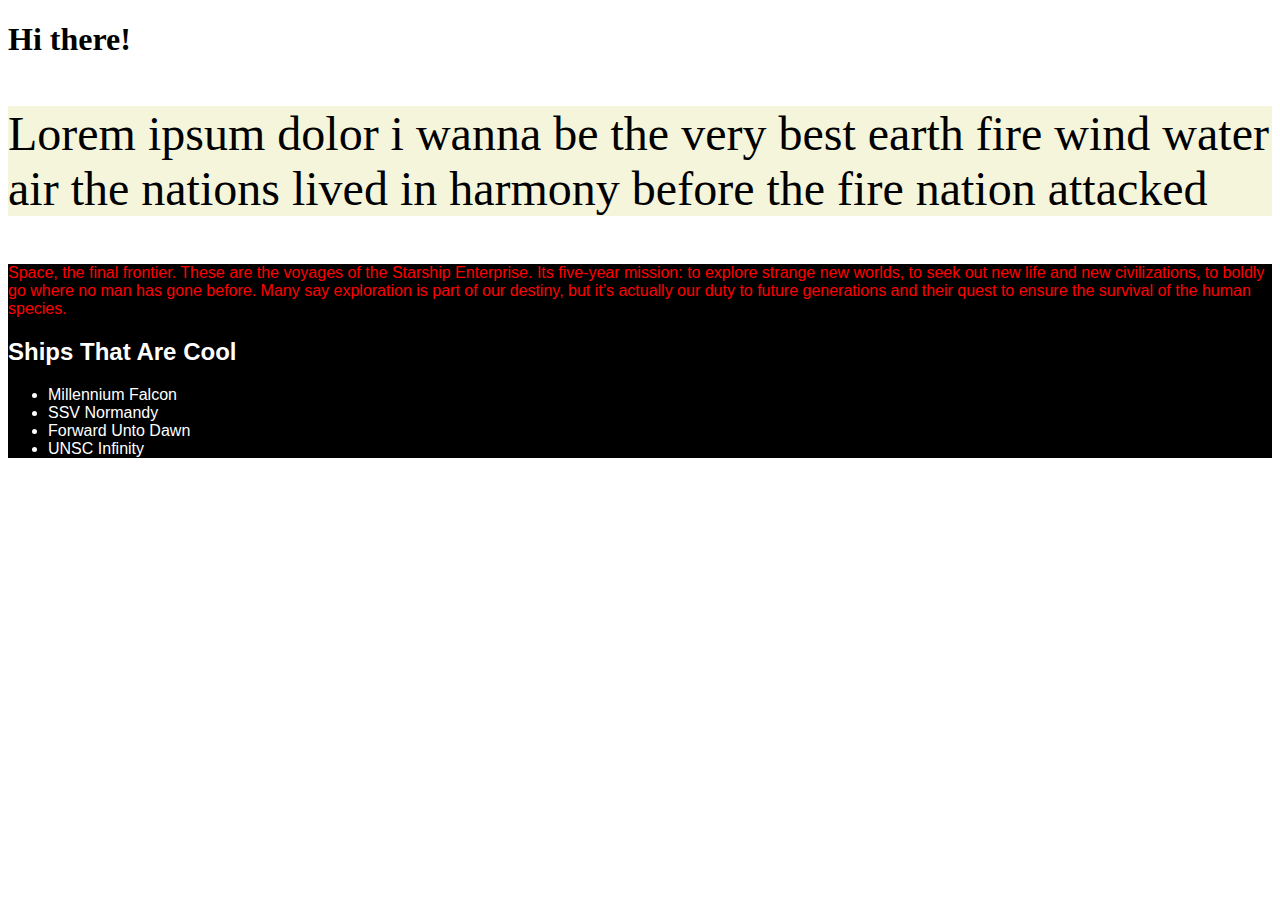
<file: Week2/index.html>
<!-- HTML is made up of elements -->

<!DOCTYPE html>
<html>
<!--ELEMENTS are just boxes that we place content in-->
<!--ELEMENTS are made up of tags and attributes-->
<!--TAGS look like <sometag> CONTENT </sometag> -->

<!-- overall structure of HTML elements are:  <sometag>CONTENT FOR THAT ELEMENT</sometag> -->

<!--attributes are descriptors of elements that provide more context or provide customization to an element-->

<head>
    <!--HEAD element provides metadata-->

    <title>My first page!</title>

</head>

<body> <!--the body renders everything that we see in the viewport OR we interact with-->

    <!--the style attribute styles an element-->

    <h1>Hi there! </h1>
    <p style="background-color: beige; font-size: 48px;">
        Lorem ipsum dolor i wanna be the very best earth fire wind water air the nations lived in harmony before the
        fire nation attacked
    </p>

    <!--Elements can have multiple attributes, but only 1 tag-->
    
    <!--ELEMENTS are made up of tags (mandatory), attribute (optional), content (what is in the element)-->

    <div style="background-color: black; color: white; font-family:'Trebuchet MS', 'Lucida Sans Unicode', 'Lucida Grande', 'Lucida Sans', Arial, sans-serif" class="ships-scifi">

        <p id="lorem-ipsum" style="color: red;">Space, the final frontier. These are the voyages of the Starship Enterprise. Its five-year mission: to explore strange
        new worlds, to seek out new life and new civilizations, to boldly go where no man has gone before. Many say exploration
        is part of our destiny, but it’s actually our duty to future generations and their quest to ensure the survival of the
        human species.</p>

        <h2> Ships That Are Cool</h2>
        <ul>
            <li id="han-solo">Millennium Falcon</li>
            <li id="joker">SSV Normandy</li>
            <li id="cortana">Forward Unto Dawn</li>
            <li id="roland">UNSC Infinity </li>
        </ul>

    </div>

</body>

</html>
</file>
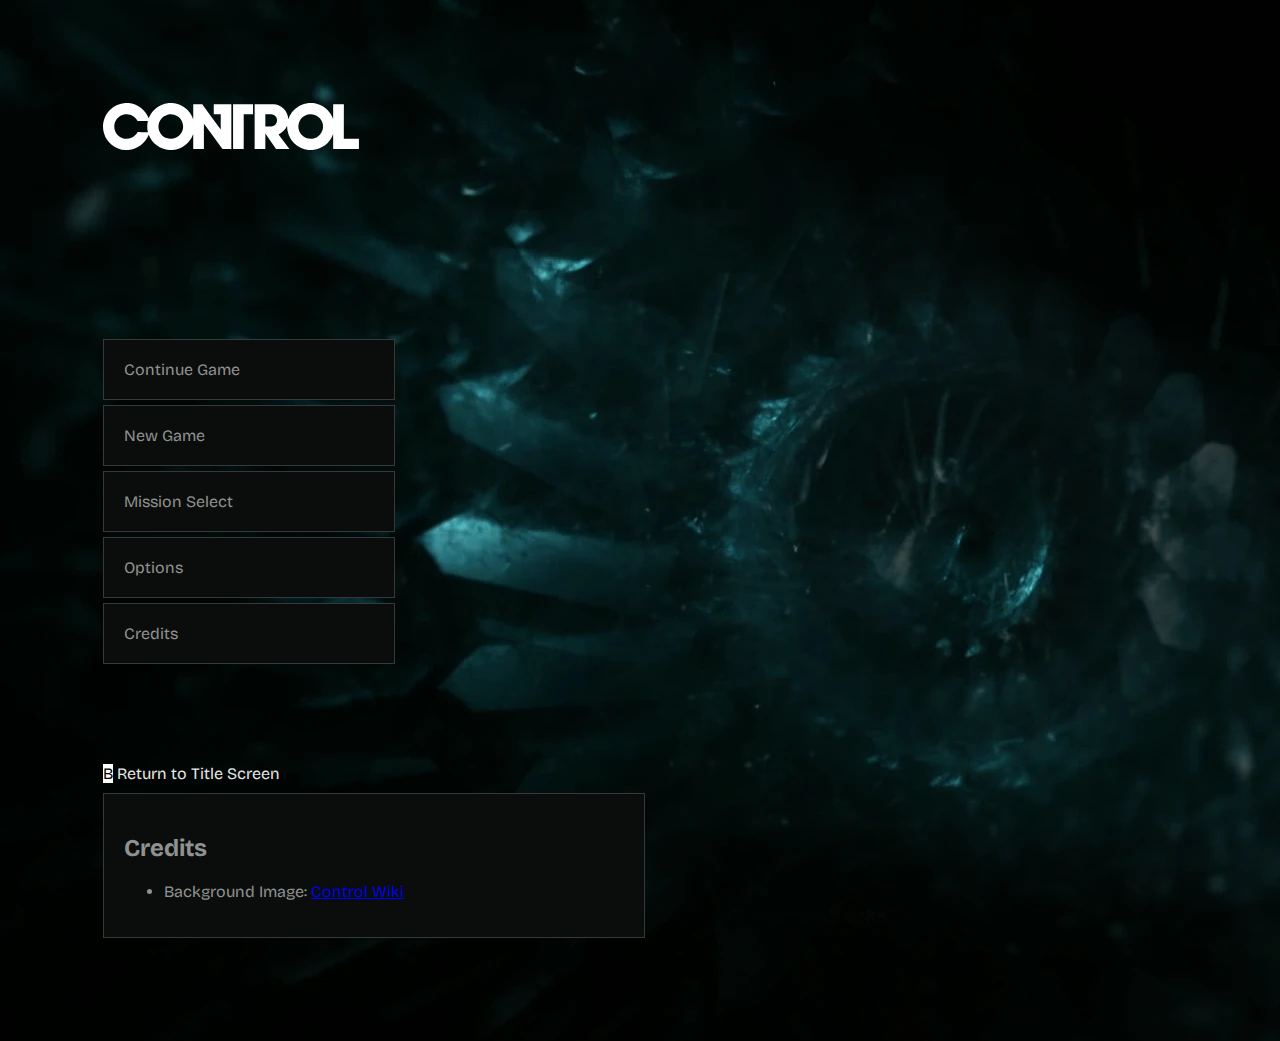
<file: Week3/index.html>
<!DOCTYPE html>
<html lang="en">
<head>
    <meta charset="UTF-8">
    <meta name="viewport" content="width=device-width, initial-scale=1.0">
    <title>CONTROL // 2019</title>
    <style>

        @import url('https://fonts.googleapis.com/css2?family=Bricolage+Grotesque:opsz,wght@12..96,200..800&display=swap');
        /*  selector {
        
        properties: value; 
        
        } 
        for example:     
        car-seat {
            textile-type: leather; 
            color: brown; 
            stitching: white; 
    
        }*/
        
        /* root selector - defines defaults for the entire page unless specified by a child element  */ 

        * { 
           --button-bg: #0B0D0C; 
           --button-border: #35393A; 
           --button-color: #909291;
           --button-hover: #E7E7E7; 
           --control-red: rgb(182, 33, 33); 

            font-family: "Bricolage Grotesque", sans-serif;
            font-optical-sizing: auto;

            font-variation-settings:
                "wdth" 100;
        

        }


        /*element*/

        body {

            background-color: slategray;
            background: url('./assets/Polaris.webp');
            padding: 95px;
            overflow: hidden; 
     

        }

        /*class 
        
        .class-name{ } */

        .return { 
          color: var(--button-hover);
        }

        /* id 
        #id-name { } */ 
    
        #logo {

            margin-bottom: 185px;
            
        }

        #logo img {
            width: 256px; 
        }

       
        .return span {
            background-color: black;
            color: white; 
        } 



        .nav-group {
            margin-bottom: 100px; 
            padding: 0px; 
        }

    
        .nav-group li { 

            background-color: var(--button-bg);
            width: 250px; 
            color: var(--button-color); 
            padding: 20px; 
            border-width: 1px; 
            border-style: solid; 
            border-color: var(--button-border);
            margin-bottom: 5px; 
            list-style: "";

        }

        .nav-group li:hover{
            background-color: var(--button-hover);
            color: var(--button-bg);
        }



        #B{
            background-color: white;
            color: black; 
        }

    

        .footer{ 
            margin-top: 10px; 
            background-color: var(--button-bg);
            width: 500px; 
            color: var(--button-color); 
            padding: 20px; 
            border-width: 1px; 
            border-style: solid; 
            border-color: var(--button-border);


        }

        

    </style>

    
</head>
<body>

    <!--LOGO SECTION-->

    <div id="logo"><svg width="256" height="47" viewBox="0 0 256 47" fill="none" xmlns="http://www.w3.org/2000/svg">
        <path
            d="M22.2482 0H25.607C34.4697 0.914457 42.6054 6.86609 45.703 15.2648C47.9148 9.55837 52.3487 4.72554 57.9551 2.19674C60.3257 1.0575 62.9164 0.536413 65.4713 0H69.2908C78.686 0.648804 87.3491 7.19815 90.2214 16.1997C90.2726 11.188 90.2111 6.18152 90.247 1.16989C93.2524 1.18011 96.2579 1.15967 99.2582 1.19033C105.412 9.60946 111.51 18.0746 117.757 26.4273C117.639 21.3901 117.793 16.3529 117.741 11.3158C115.417 11.2749 113.092 11.2953 110.773 11.28C110.747 7.90826 110.753 4.53652 110.768 1.16478C116.63 1.18011 122.493 1.18011 128.36 1.16478C128.371 16.0771 128.365 30.9894 128.36 45.8965C125.37 45.8863 122.38 45.8914 119.39 45.8965C113.205 37.5694 107.25 29.0583 100.943 20.8333C100.866 29.186 100.932 37.5438 100.907 45.8965C97.3638 45.8965 93.8156 45.8608 90.2726 45.9221C90.1804 40.9309 90.2828 35.9397 90.2214 30.9485C87.3235 39.7303 78.9676 46.2541 69.7363 47H66.3212C57.2178 46.5096 48.8825 40.2821 45.6825 31.7965C42.59 40.2616 34.2751 46.4074 25.2742 47H22.2534C12.5407 46.5555 3.59608 39.4953 0.995125 30.1413C-1.60072 21.9878 1.03096 12.6134 7.15449 6.70772C11.1788 2.7638 16.647 0.464891 22.2482 0ZM17.1538 13.0783C13.5852 15.2443 11.2505 19.3211 11.3017 23.5C11.2505 26.8309 12.6994 30.1158 15.0956 32.4147C18.4134 35.6127 23.5846 36.7264 27.9007 35.0508C30.8601 34.0086 33.1641 31.6943 34.7359 29.0429C38.11 29.283 41.4892 29.0378 44.8684 29.1758C44.0441 25.4822 44.0441 21.6455 44.8479 17.9468C41.4585 18.0082 38.0639 17.9571 34.6694 17.9826C33.6146 16.2099 32.2937 14.5496 30.558 13.3899C26.6668 10.6823 21.1679 10.5546 17.1538 13.0783ZM64.734 11.6427C59.445 12.925 55.4156 18.0439 55.4771 23.4847C55.39 28.5576 58.8255 33.416 63.6179 35.0865C68.5177 36.9614 74.4774 35.1836 77.5903 30.9894C80.3091 27.5512 80.8927 22.6264 79.111 18.6314C76.8479 13.2162 70.4121 10.0743 64.734 11.6427Z"
            fill="white" />
        <path
            d="M205.693 0H209.482C216.02 0.679457 222.353 3.86728 226.357 9.13435C228.036 11.2034 229.178 13.63 230.141 16.0924C230.202 11.1165 230.13 6.14065 230.171 1.16478C233.74 1.21587 237.309 1.09837 240.877 1.2363C240.785 12.7666 240.862 24.3021 240.842 35.8324C245.874 35.8477 250.907 35.8273 255.94 35.8426V45.8812C247.349 45.9119 238.763 45.8659 230.171 45.9067C230.12 40.936 230.223 35.9601 230.125 30.9894C227.171 39.9296 218.518 46.5811 209.072 47H205.396C200.066 46.2899 194.89 44.037 191.101 40.1697C186.472 35.6894 184.045 29.2422 184.102 22.841C182.52 26.7032 179.32 29.702 175.531 31.3776C179.161 36.2207 182.811 41.0433 186.442 45.8863C181.972 45.9221 177.497 45.8301 173.027 45.9374C169.397 40.8696 165.956 35.6689 162.357 30.5807C162.331 35.6842 162.362 40.7878 162.342 45.8914C158.778 45.8965 155.215 45.8812 151.651 45.9016C151.641 30.9893 151.641 16.0771 151.651 1.16478C157.898 1.20565 164.144 1.13413 170.385 1.19543C178.27 1.36913 185.218 8.3425 185.274 16.2252C186.155 13.8854 187.245 11.607 188.751 9.60435C192.693 4.14315 199.062 0.8225 205.693 0ZM162.347 11.2851C162.362 15.3721 162.321 19.459 162.367 23.546C165.578 23.3365 169.377 24.3634 172.008 21.9827C174.758 19.6991 174.722 15.086 171.993 12.8024C169.361 10.4166 165.552 11.515 162.347 11.2851ZM204.961 11.5661C200.639 12.5316 196.984 16.0004 195.852 20.2815C194.628 24.4553 195.929 29.2217 199.062 32.2359C202.206 35.4441 207.193 36.6549 211.463 35.2449C217.453 33.4926 221.288 26.7594 219.737 20.7209C218.37 14.3095 211.335 9.94663 204.961 11.5661Z"
            fill="white" />
        <path
            d="M130.075 1.16479C136.721 1.19034 143.367 1.14947 150.018 1.19034C150.028 4.52632 150.018 7.86229 150.023 11.2034C146.91 11.1983 143.802 11.3158 140.694 11.3107C140.746 22.841 140.843 34.3713 140.679 45.9016C137.146 45.8863 133.608 45.8863 130.075 45.8965C130.06 30.9894 130.055 16.0771 130.075 1.16479Z"
            fill="white" />
    </svg>
</div> 

    <!--CREATE THE BUTTON GROUPS-->

    <nav class="nav-class">
        <ul class="nav-group">
            <li>Continue Game</li>
            <li>New Game</li>
            <li>Mission Select</li>
            <li>Options</li>
            <li>Credits</li>
        </ul>
    </nav>
    
    <!--DIV IS A CONTAINER-->
    <div class="return"><span id="B">B</span> Return to Title Screen</div> 
    <footer class="footer">
        <h2>Credits</h2>
        <ul>
        <li>Background Image: <a href="https://control.fandom.com/wiki/Polaris">Control Wiki</a></li></ul>
    </footer>

    
</body>
</html>
</file>
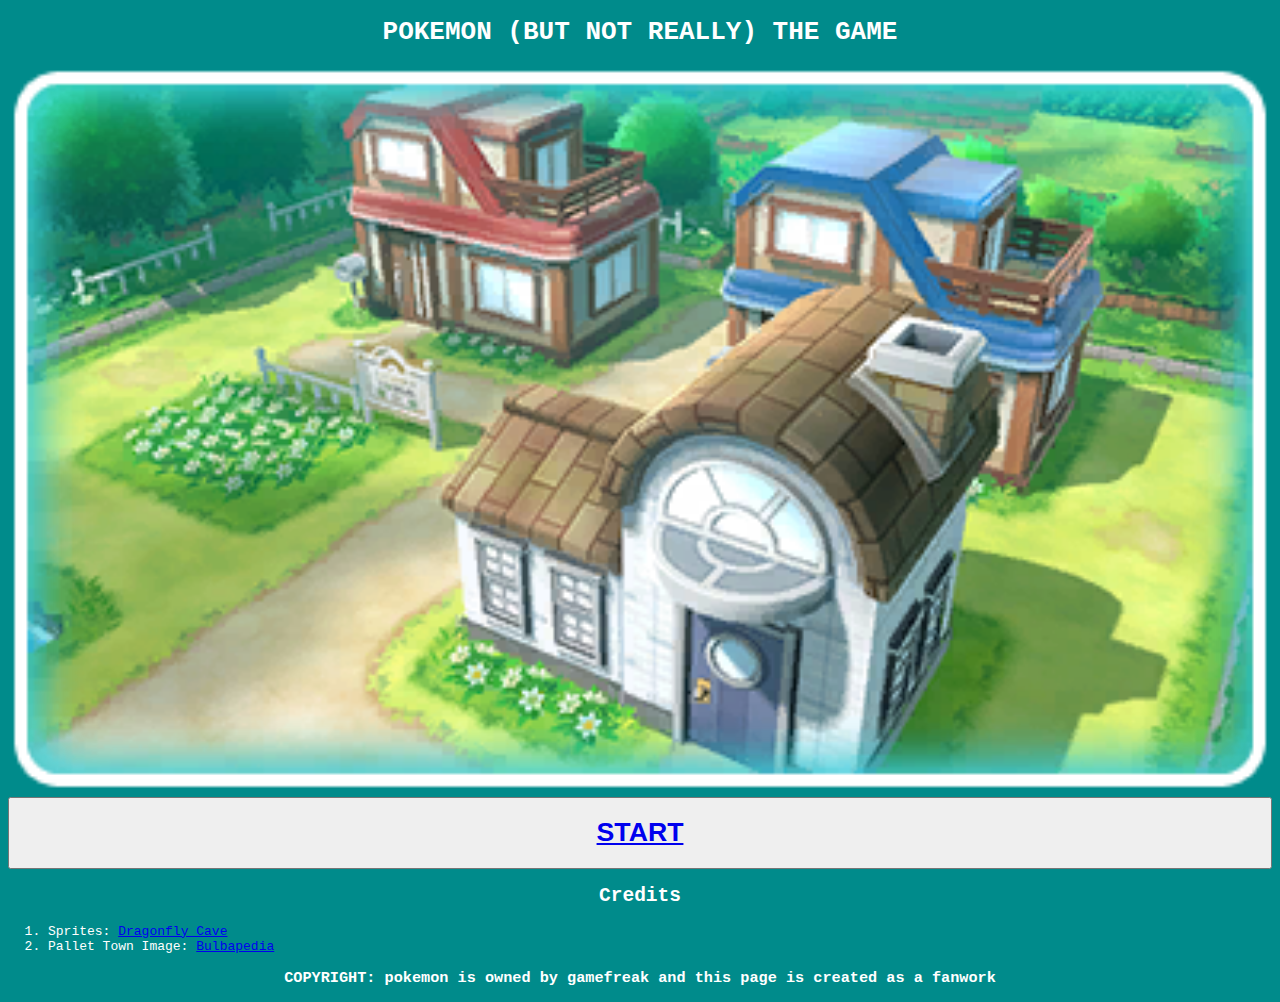
<file: Week2/ourfirstgame/index.html>
<!--declare what type of page this is-->
<!DOCTYPE html>

<!--where html starts and ends-->

<html>

<head>
    <title>OUR FIRST GAME</title>
</head>

<!--html pages are made of elements-->
<!--elements have three parts, a tag that describes the elements, the content/what's being rendered by the browser and the attributes-->
<body style="background-color: darkcyan; color: white; font-family: monospace">

    <!--H1 through H6 are Section Titles-->

        <h1 style="color: white; text-align: center; font-family: monospace;">POKEMON (BUT NOT REALLY) THE GAME</h1>
    <!--IMG element renders an image-->

    <img src="./assets/Pallet_Town_PE.png" aria-label="an image of pallet town from pokemon" style="width: 100%"></img>

    <button class="start-button" style="width: 100%"><h1 style="text-align: center;"><a href="./game.html">START</a></h1></button>

    <!--LISTS: ordered list (where the steps count; 1,2,3,4) and unordered lists (lists where order doesn't matter;  * , * )-->

    <section id="credits">
        <h2 style="text-align: center">Credits</h2>
        <ol>
            <li>Sprites:  <a href="https://www.dragonflycave.com/resources/sprite-generator/">Dragonfly Cave</a></li>
            <li>Pallet Town Image:  <a href="https://bulbapedia.bulbagarden.net/wiki/Main_Page">Bulbapedia</a></li>
        </ol>
    </section>

    <h3 style="color: white; text-align: center; font-family: monospace;">COPYRIGHT: pokemon is owned by gamefreak and this page is created as a fanwork</h3>
    



</body>
</html>
</file>
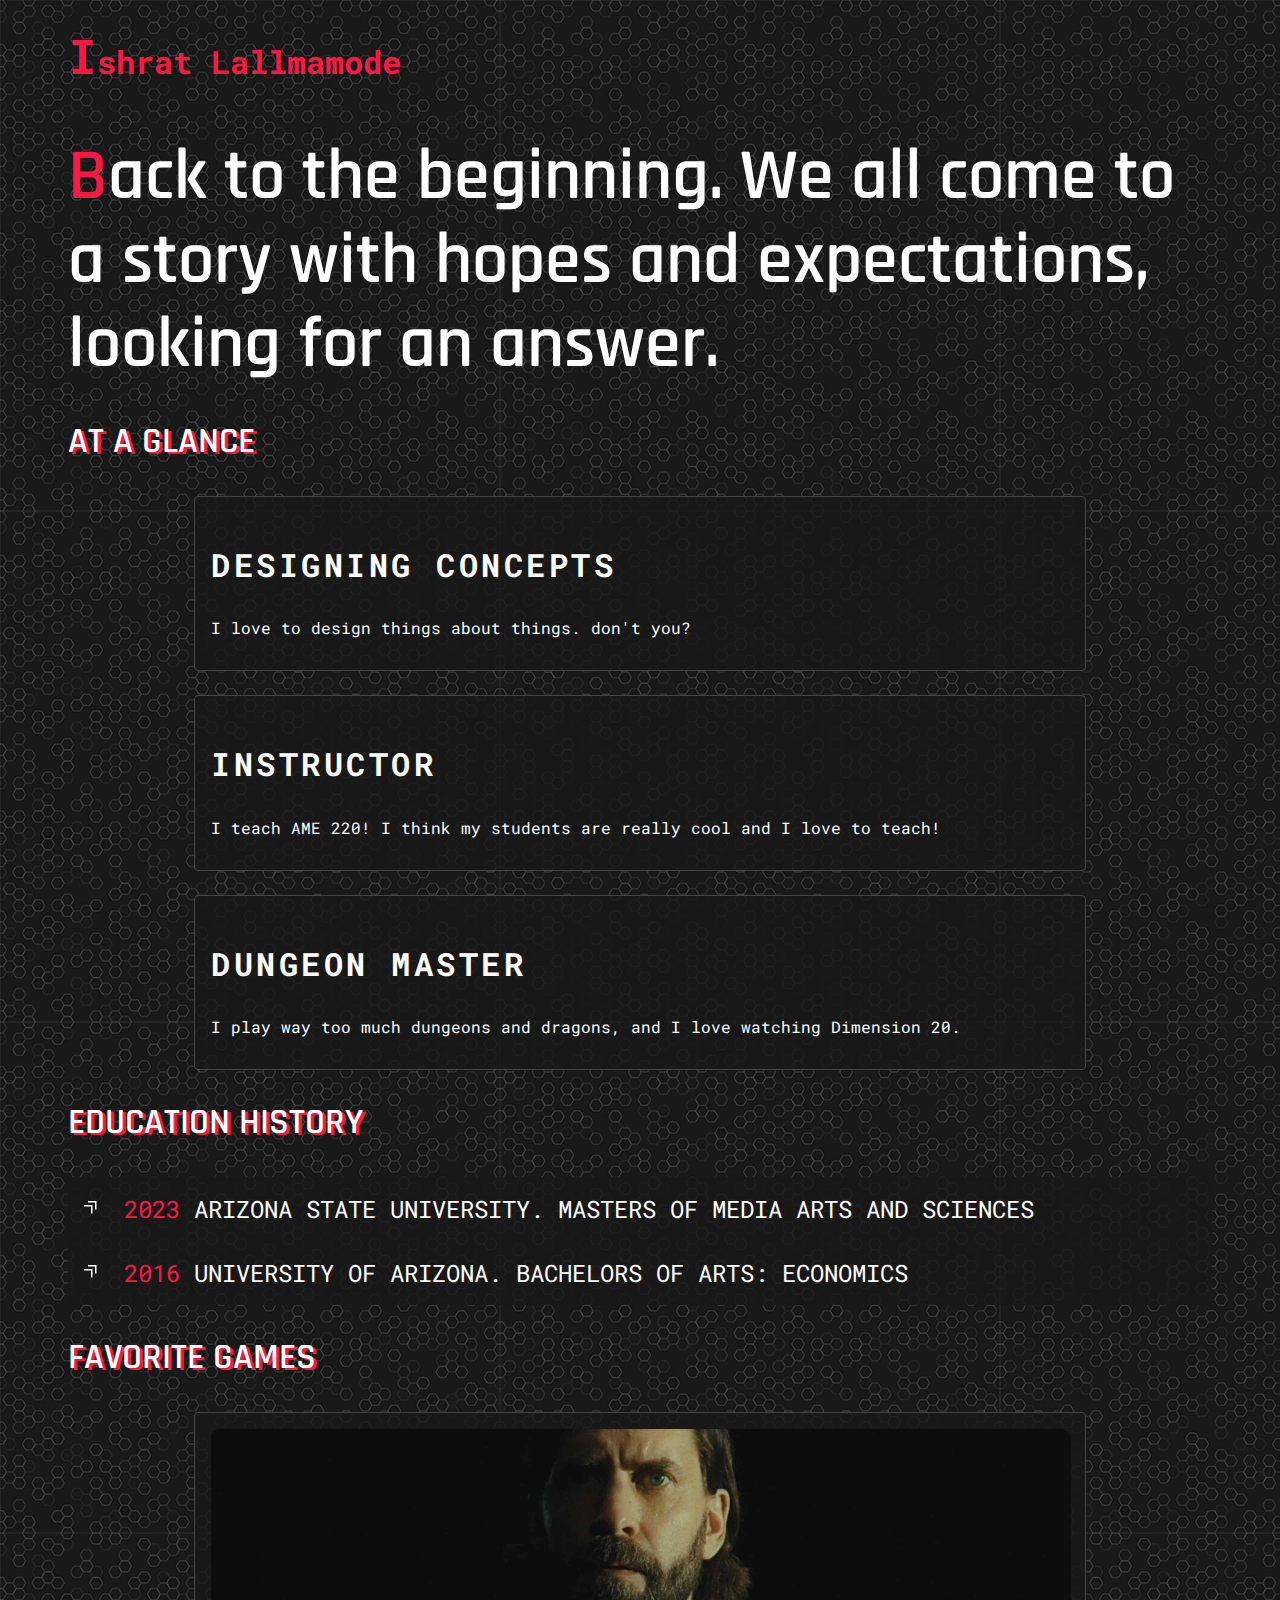
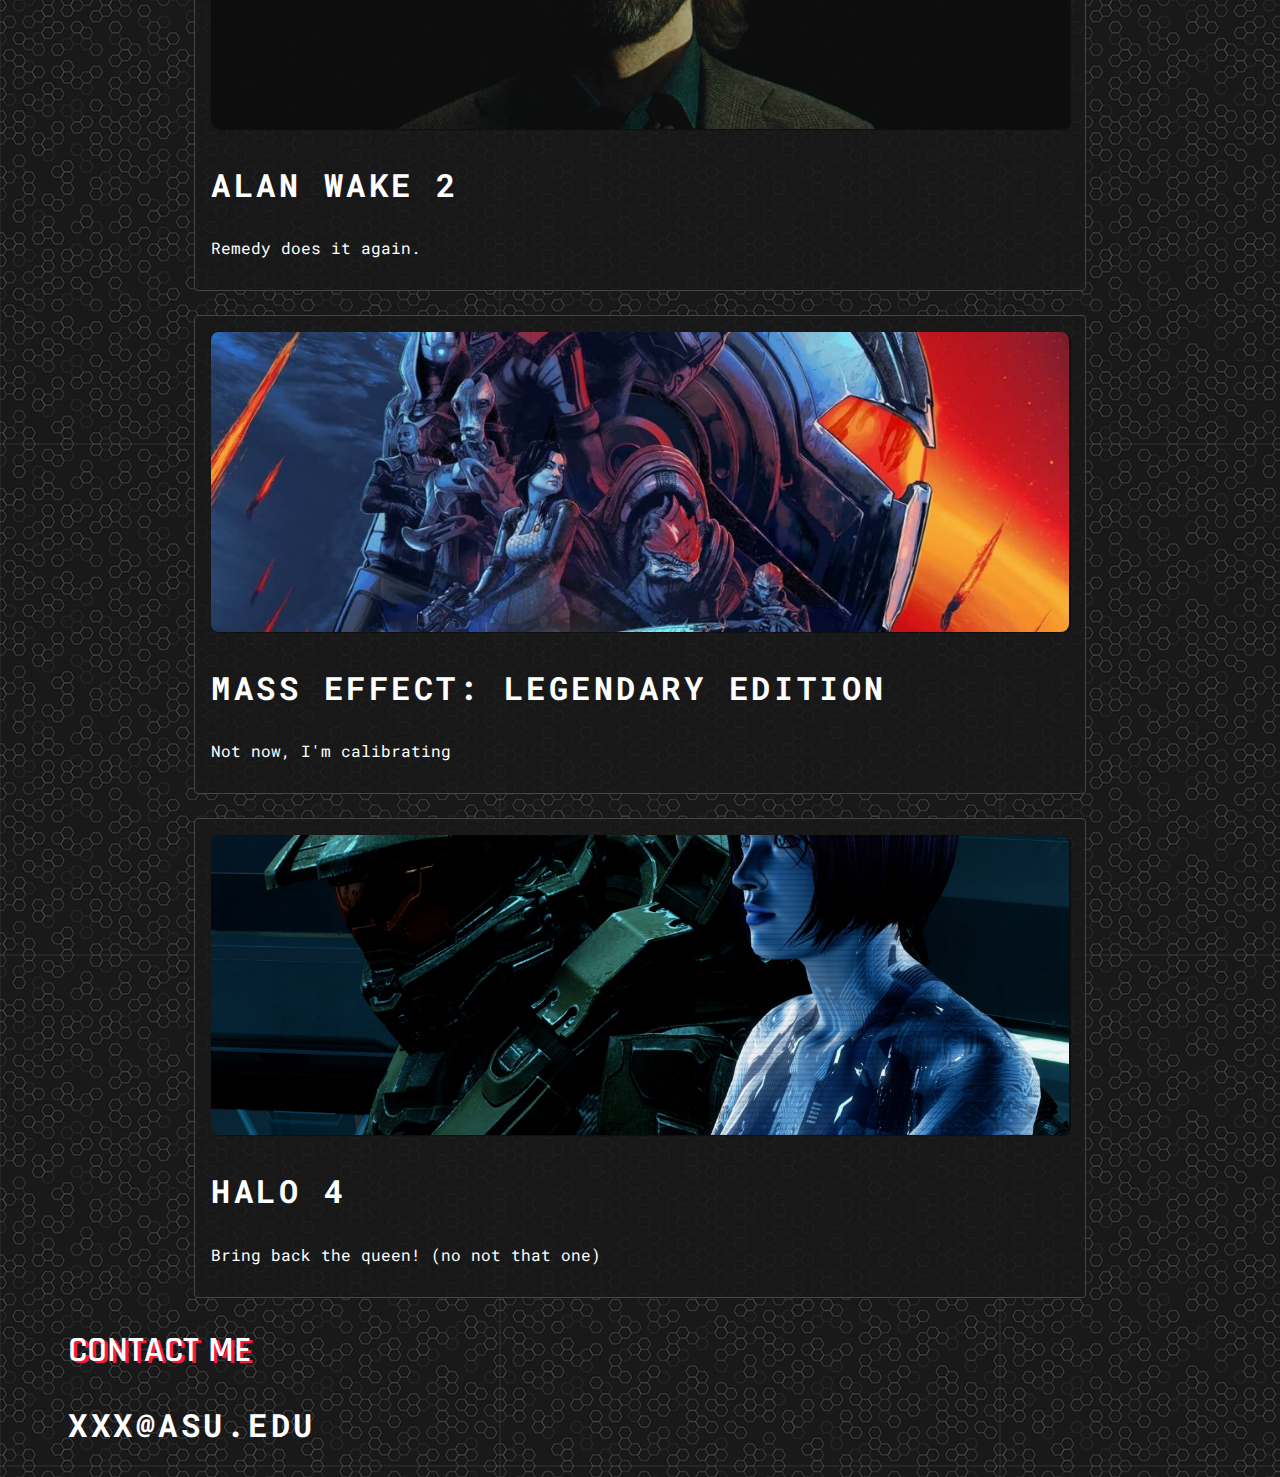
<file: Week3/portfolio/index.html>
<!DOCTYPE html>
<html lang="en">
<head>
    <meta charset="UTF-8">
    <meta name="viewport" content="width=device-width, initial-scale=1.0">
    <title>ISHRAT // SAMPLE CSS PORTFOLIO</title>
    <style>
        @import url('https://fonts.googleapis.com/css2?family=Rajdhani:wght@300;400;500;600;700&family=Roboto+Mono:ital,wght@0,100..700;1,100..700&display=swap');
    </style>
    <link rel="stylesheet" href="./styles.css">
    <!--link says hey, you are going to reference some important information, here is the type of file you're referencing and here is its location-->
</head>
<body>
    <header>Ishrat Lallmamode</header>
    <div class="title">Back to the beginning. We all come to a story with hopes and expectations, looking for an answer.</div>

    <div class="atAGlance">
        <h2>at a glance</h2>
        <div class="cards">
            <div><h3>DESIGNING CONCEPTS</h3><p>I love to design things about things. don't you?</p></div>

            <div>
                <h3>INSTRUCTOR</h3>
                <p>I teach AME 220! I think my students are really cool and I love to teach!</p>
            </div>

            <div>
                <h3>DUNGEON MASTER</h3>
                <p>I play way too much dungeons and dragons, and I love watching Dimension 20. </p>
            </div>
        

        </div>
    </div>

    <div class="education">
        <h2>EDUCATION HISTORY</h2>
        <ul>
            <li><span class="year">2023</span> ARIZONA STATE UNIVERSITY. MASTERS OF MEDIA ARTS AND SCIENCES</li>
            <li><span class="year">2016</span> UNIVERSITY OF ARIZONA. BACHELORS OF ARTS: ECONOMICS</li>
        </ul>
    </div>

    <div class="favoriteGames">

        <h2>FAVORITE GAMES</h2>
        <div class="cards">
        <div>
            <img src="./assets/alanWakeGamesHub.jpg"/>
            <h3>Alan Wake 2</h3>
            <p>Remedy does it again.</p>
        </div>
        
        <div>
            <img src="./assets/massEffectWiki.jpg"/>
            <h3>Mass Effect: Legendary Edition</h3>
            <p>Not now, I'm calibrating</p>
        </div>
        
        <div>
            <img src="./assets/haloWaypoint.jpg"/>
            <h3>Halo 4</h3>
            <p>Bring back the queen! (no not that one)</p>
        </div>
        
        
        </div>
        
        </div>
    </div>

    <footer>
        <h2>CONTACT ME</h2>
        <h3>XXX@ASU.EDU</h3>
        
    </footer>
</body>
</html>
</file>
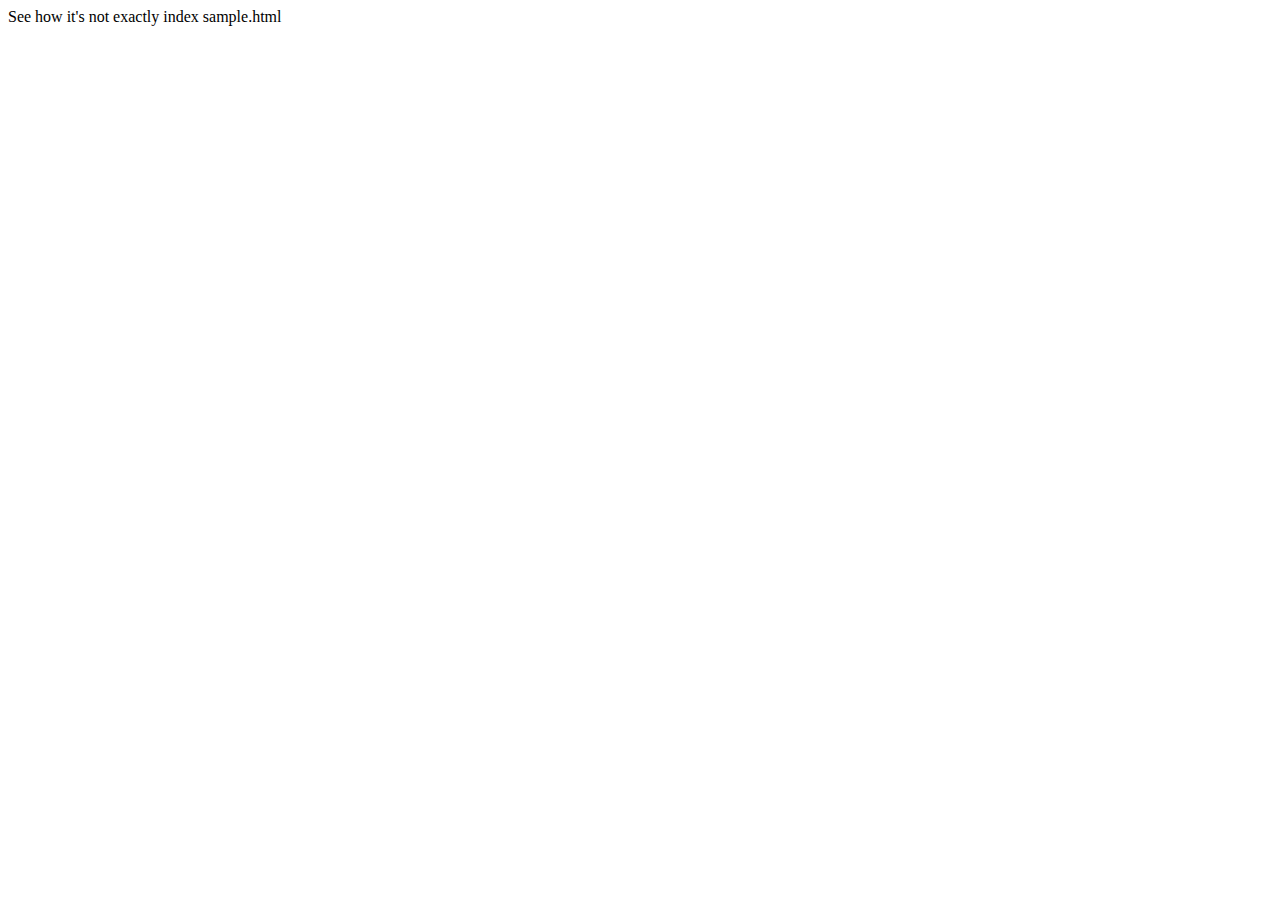
<file: Week1/index sample.html>
<!DOCTYPE html>
<html lang="en">
<head>
    <meta charset="UTF-8">
    <meta name="viewport" content="width=device-width, initial-scale=1.0">
    <title>Index with Space In name</title>
</head>
<body>
    See how it's not exactly index sample.html
</body>
</html>
</file>
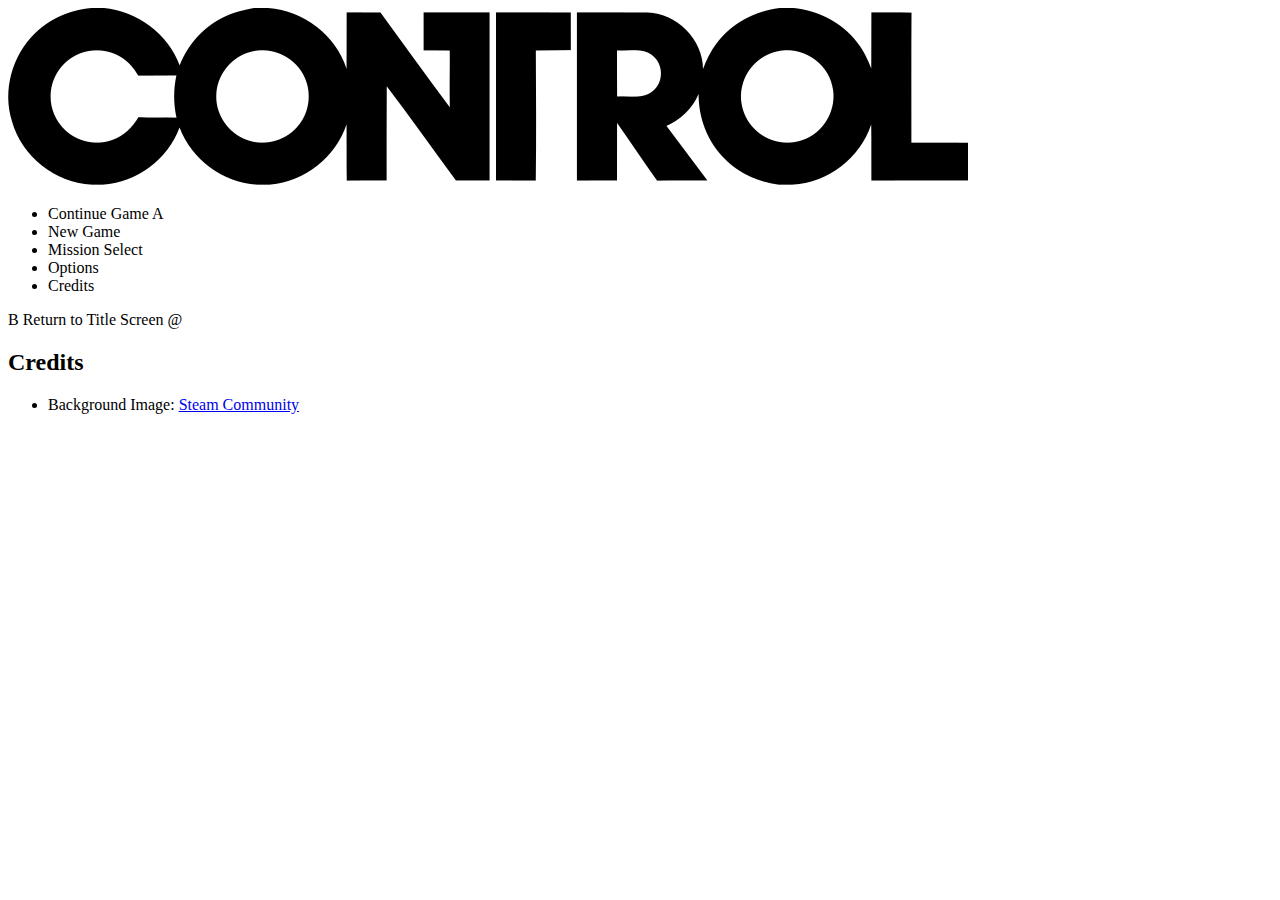
<file: Week3/content.html>
<!DOCTYPE html>
<html lang="en">
<head>
    <meta charset="UTF-8">
    <meta name="viewport" content="width=device-width, initial-scale=1.0">
    <title>CONTROL // 2019</title>

    
</head>
<body>

    <!--LOGO SECTION-->

    <div id="logo"><img src="./assets/Control_video_game_logo.svg.png"/></div>

    <!--CREATE THE BUTTON GROUPS-->

    <nav class="nav-class">
        <ul class="nav-group">
            <li>Continue Game <span id="A">A</span></li>
            <li>New Game</li>
            <li>Mission Select</li>
            <li>Options</li>
            <li>Credits</li>
        </ul>
    </nav>
    
    <!--DIV IS A CONTAINER-->
    <div class="return"><span>B</span> Return to Title Screen <span>@</span></div> 
    <footer class="footer">
        <h2>Credits</h2>
        <ul>
        <li>Background Image: <a href="https://steamcommunity.com/workshop/filedetails/?id=1876581064">Steam Community</a></li></ul>
    </footer>

    
</body>
</html>
</file>
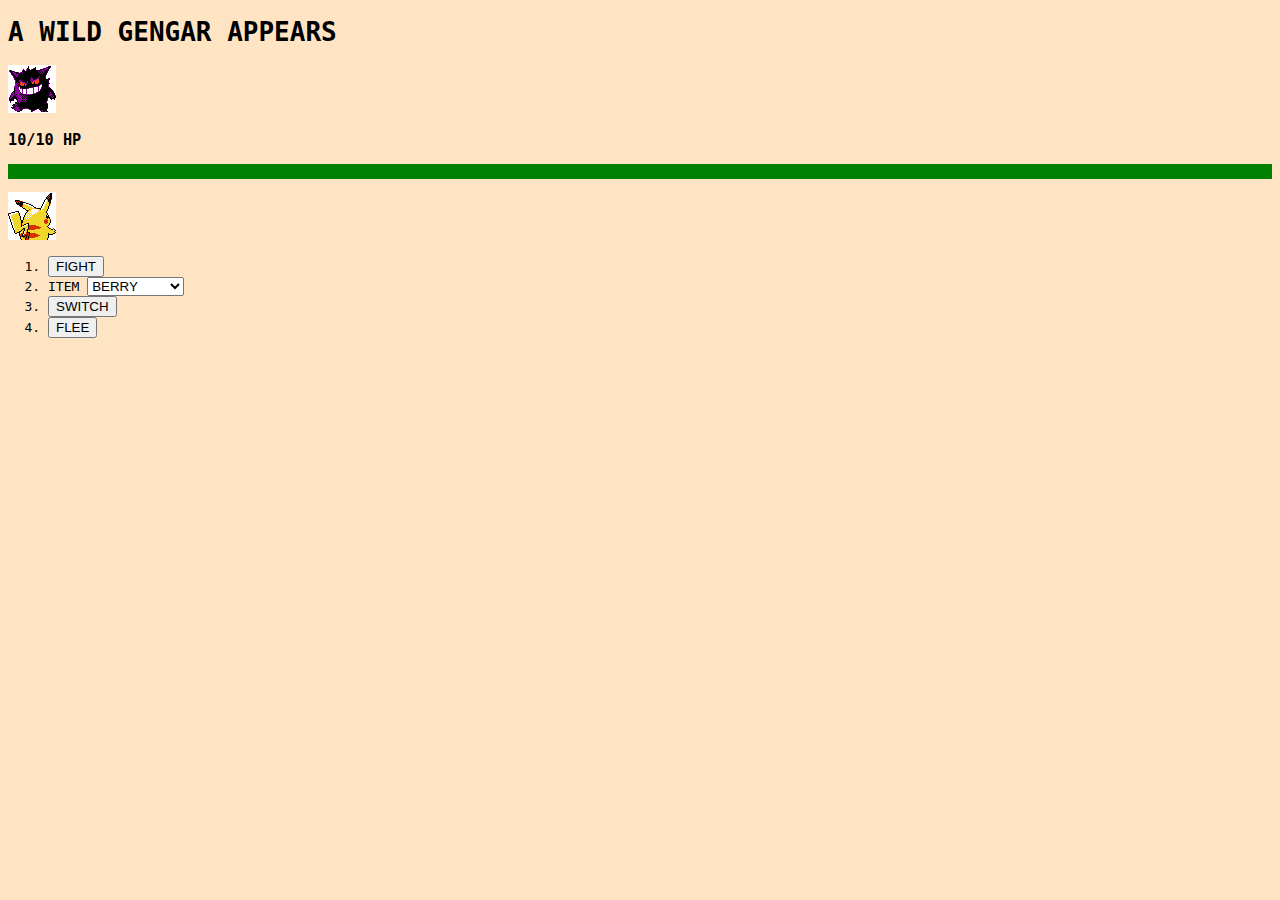
<file: Week2/ourfirstgame/game.html>
<!DOCTYPE html>
<html>
    <head>
    <title>... WEBPAGE WANTS TO BATTLE!</title>
    </head>
    <body class="battle" style="background-color: bisque; font-family: monospace;">
        <h1 id="gengar">A WILD GENGAR APPEARS</h1>
        <section class="gengar">
            <img src="./assets/gengar.png"></img>
            <h3>10/10 HP</h3>
        </section>
        <div style="background-color: green;"><p><p><p>&nbsp;</p></div>
        <section class="pikachu">
            <img src="./assets/pikachu-back.png"/>
            <ol>
                <li><button>FIGHT</button></li>
                <li><label id="item" for="item-select">ITEM</label> 
                
                    <select id="item-select">
                        <option value="berries">BERRY</option>
                        <option value="lemonade">LEMONADE</option>
                    </select>
                
                </li> 
                <li><button>SWITCH</button></li>
                <li><button>FLEE</button></li>
            </ol>
        </section>
    </body>
</html>
</file>
<file: Week3/portfolio/styles.css>
/*
.rajdhani-light {
    font-family: "Rajdhani", sans-serif;
    font-weight: 300;
    font-style: normal;
}

.rajdhani-regular {
    font-family: "Rajdhani", sans-serif;
    font-weight: 400;
    font-style: normal;
}

.rajdhani-medium {
    font-family: "Rajdhani", sans-serif;
    font-weight: 500;
    font-style: normal;
}

.rajdhani-semibold {
    font-family: "Rajdhani", sans-serif;
    font-weight: 600;
    font-style: normal;
}

.rajdhani-bold {
    font-family: "Rajdhani", sans-serif;
    font-weight: 700;
    font-style: normal;
}
    
.rajdhani-light {
    font-family: "Rajdhani", sans-serif;
    font-weight: 300;
    font-style: normal;
}

.rajdhani-regular {
    font-family: "Rajdhani", sans-serif;
    font-weight: 400;
    font-style: normal;
}

.rajdhani-medium {
    font-family: "Rajdhani", sans-serif;
    font-weight: 500;
    font-style: normal;
}

.rajdhani-semibold {
    font-family: "Rajdhani", sans-serif;
    font-weight: 600;
    font-style: normal;
}

.rajdhani-bold {
    font-family: "Rajdhani", sans-serif;
    font-weight: 700;
    font-style: normal;
}
*/

/* set our defaults and our constants. we need to use the ROOT selector */ 

* {
    --base: #FFFFFF;
    --borderColor: #454545;
    --cardColors: rgba(25,25,25,.82);
    --accentColor: #FF1744; 
    color: white; 
    font-family: "Roboto Mono", monospace;
}

/* selecting just the body element*/ 

body {
    background-color: #454545;
    background-image: url('./assets/hexigon.jpg');
    padding-left: 60px;
    padding-right: 60px; 
    padding-top: 0px; 
    padding-bottom: 0px; 

}


header {

    padding-top: 16px; 
    padding-bottom: 16px; 
    margin-bottom: 32px; 
    font-family: "Roboto Mono", monospace;
    color: var(--accentColor);
    font-size: 32px; 
    font-weight: 700; 
    /* opacity is the property that allows us to change how see-through our elements are. range of values: 1 is 100% opaque (not seethrough at all) and 0 is invisible.*/ 
 

}


/*PSEUDO-ELEMENTS reference: https: //www.w3schools.com/css/css_pseudo_elements.asp  */
header::first-letter{
    font-size: 48px;
}

/*style the title card/hero text and select by class*/

.title{
    font-family: "Rajdhani", sans-serif;
        font-weight: 600;
        font-style: normal;
    font-size: 72px; 
    margin-bottom: 32px; 
    line-height: 84px; 

}

.title::first-letter{
    color: var(--accentColor);
}

/* TEXT-SHADOW */ 

h2{
    font-family: "Rajdhani", sans-serif;
        font-weight: 600;
        font-style: normal;
        font-size: 36px;
        margin-bottom: 32px;
        text-transform: uppercase;
        color: white; 
        text-shadow: 3px 2px 0px var(--accentColor);
}

.cards {
}

/*TRANSITIONS OVERVIEW: https: //www.w3schools.com/css/css3_transitions_timing.asp*/

.cards div {

    background-color: var(--cardColors);
    padding: 16px; 
    border: .5px solid var(--borderColor);
    border-radius: 4px;
    width: 75%; 
    margin-left: auto; 
    margin-right: auto; 
    margin-bottom: 24px; 

    /* short hand for centering items is margin: 0 auto 
    margin-top: 0;
    margin-bottom: 0;
    margin-right: auto; 
    margin-left: auto;*/ 

    transition: all 500ms; 

}

.cards div:hover{

    box-shadow: 8px 8px var(--accentColor);
  

}

.cards div > img {
    width: 100%;
    height: 300px; 
    object-fit: cover;
    border-radius: 8px;
    box-shadow: 2px 1px 1px rgba(0,0,0,.4);
}

h3 {
    color: #FFF;
        font-family: "Roboto Mono";
        font-size: 32px;
        font-style: normal;
        font-weight: 700;
        line-height: 126.637%;
        /* 40.524px */
        letter-spacing: 3.52px;
        text-transform: uppercase;
}

.education > ul {
    background-color: var(--cardColors);
    font-size: 24px; 
    list-style-image: url('./assets/arrows.svg');
}

.education > ul li { 
    padding: 16px; 
}

.year { 
    color: var(--accentColor);
}
</file>
